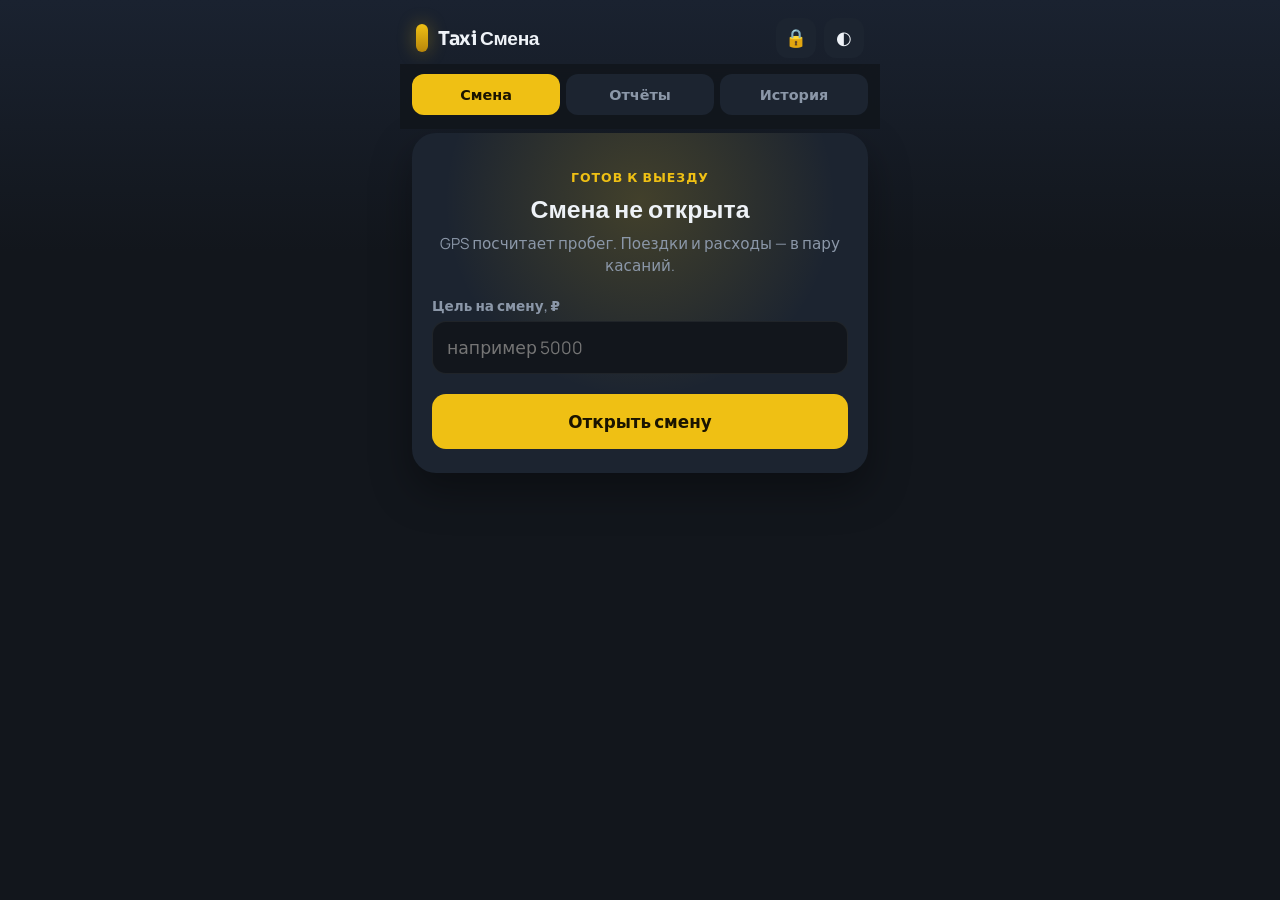
<file: index.html>
<!DOCTYPE html>
<html lang="ru" data-theme="dark">
<head>
  <meta charset="UTF-8">
  <meta name="viewport" content="width=device-width, initial-scale=1, maximum-scale=1, user-scalable=no, viewport-fit=cover">
  <meta name="theme-color" content="#12161c">
  <meta name="apple-mobile-web-app-capable" content="yes">
  <meta name="mobile-web-app-capable" content="yes">
  <title>Taxi Смена</title>
  <link rel="manifest" href="manifest.json">
  <link rel="icon" href="icons/icon-192.png">
  <link rel="apple-touch-icon" href="icons/icon-192.png">
  <link rel="stylesheet" href="css/styles.css">
</head>
<body>
  <div id="lock-screen" class="lock-screen hidden">
    <div class="lock-card">
      <p class="lock-kicker">Taxi Смена</p>
      <h2 id="lock-title">Введите пин-код</h2>
      <div id="lock-dots" class="lock-dots">
        <span></span><span></span><span></span><span></span>
      </div>
      <p id="lock-error" class="lock-error hidden">Неверный код</p>
      <div class="pin-pad" id="pin-pad">
        <button type="button" data-pin="1">1</button>
        <button type="button" data-pin="2">2</button>
        <button type="button" data-pin="3">3</button>
        <button type="button" data-pin="4">4</button>
        <button type="button" data-pin="5">5</button>
        <button type="button" data-pin="6">6</button>
        <button type="button" data-pin="7">7</button>
        <button type="button" data-pin="8">8</button>
        <button type="button" data-pin="9">9</button>
        <button type="button" data-pin="clear" class="pin-muted">C</button>
        <button type="button" data-pin="0">0</button>
        <button type="button" data-pin="ok" class="pin-ok">OK</button>
      </div>
    </div>
  </div>

  <div id="app">
    <header class="header">
      <div class="brand">
        <span class="brand-mark" aria-hidden="true"></span>
        <h1>Taxi Смена</h1>
      </div>
      <div class="header-actions">
        <div id="shift-badge" class="shift-badge hidden">В смене</div>
        <button id="btn-pin" class="icon-btn" type="button" aria-label="Пин-код" title="Пин-код">🔒</button>
        <button id="btn-theme" class="icon-btn" type="button" aria-label="Тема" title="Тема">◐</button>
      </div>
    </header>

    <nav class="tabs">
      <button class="tab active" data-tab="shift">Смена</button>
      <button class="tab" data-tab="reports">Отчёты</button>
      <button class="tab" data-tab="history">История</button>
    </nav>

    <main>
      <section id="tab-shift" class="tab-panel active">
        <div id="no-shift" class="idle-screen">
          <div class="idle-glow" aria-hidden="true"></div>
          <p class="idle-kicker">Готов к выезду</p>
          <h2 class="idle-title">Смена не открыта</h2>
          <p class="idle-text">GPS посчитает пробег. Поездки и расходы — в пару касаний.</p>
          <div class="goal-setup">
            <label for="goal-input">Цель на смену, ₽</label>
            <input type="number" id="goal-input" inputmode="numeric" min="0" step="100" placeholder="например 5000">
          </div>
          <button id="btn-start-shift" class="btn btn-primary btn-lg btn-block">Открыть смену</button>
        </div>

        <div id="active-shift" class="hidden">
          <div id="pause-banner" class="pause-banner hidden">Перерыв — GPS и время на паузе</div>

          <div class="hero-card">
            <div class="hero-label">Чистыми сейчас</div>
            <div id="live-net" class="hero-value">0 ₽</div>
            <div class="hero-sub">
              <span id="live-gross">0 ₽</span> всего
              <span class="dot">·</span>
              <span id="live-trips-count">0 поездок</span>
            </div>
            <div id="goal-block" class="goal-block hidden">
              <div class="goal-row">
                <span>Цель смены</span>
                <span id="goal-text">0 / 0 ₽</span>
              </div>
              <div class="goal-track"><div id="goal-fill" class="goal-fill"></div></div>
            </div>
          </div>

          <div class="stats-row">
            <div class="stat-chip">
              <span class="stat-label">Пробег</span>
              <span id="live-km" class="stat-value">0.0 км</span>
            </div>
            <div class="stat-chip">
              <span class="stat-label">Время</span>
              <span id="live-time" class="stat-value">0 мин</span>
            </div>
            <div class="stat-chip">
              <span class="stat-label">Комиссия</span>
              <span id="live-commission" class="stat-value">0 ₽</span>
            </div>
          </div>

          <div id="gps-status" class="gps-status">GPS: ожидание...</div>

          <div class="action-row">
            <button id="btn-open-trip" class="btn btn-primary action-btn" type="button">+ Поездка</button>
            <button id="btn-open-expense" class="btn btn-secondary action-btn" type="button">+ Расход</button>
          </div>

          <div class="action-row secondary-actions">
            <button id="btn-pause" class="btn btn-secondary action-btn" type="button">Перерыв</button>
            <button id="btn-show-map" class="btn btn-secondary action-btn" type="button">Карта</button>
          </div>

          <div class="card soft">
            <div class="card-head">
              <h2>Последние поездки</h2>
              <span id="trip-count" class="badge">0</span>
            </div>
            <ul id="trip-list" class="list"></ul>
          </div>

          <div class="card soft">
            <div class="card-head">
              <h2>Расходы</h2>
            </div>
            <ul id="expense-list" class="list"></ul>
          </div>

          <button id="btn-end-shift" class="btn btn-danger btn-block btn-lg" type="button">Закрыть смену</button>
        </div>

        <div id="shift-summary" class="summary-screen hidden">
          <p class="summary-kicker">Смена закрыта</p>
          <h2 class="summary-title">Итог смены</h2>
          <div id="summary-net" class="summary-net">0 ₽</div>
          <p class="summary-caption">чистыми</p>
          <div id="summary-grid" class="summary-grid"></div>
          <div id="summary-goal" class="summary-goal hidden"></div>
          <div class="card soft map-card">
            <h2>Маршрут смены</h2>
            <canvas id="summary-map" class="track-canvas" width="400" height="220"></canvas>
            <p id="summary-map-empty" class="empty-state hidden">Мало GPS-точек для карты</p>
          </div>
          <button id="btn-summary-done" class="btn btn-primary btn-block btn-lg" type="button">Готово</button>
        </div>
      </section>

      <section id="tab-reports" class="tab-panel">
        <div class="card">
          <h2>Период</h2>
          <div class="period-btns">
            <button class="period-btn active" data-period="today" type="button">Сегодня</button>
            <button class="period-btn" data-period="yesterday" type="button">Вчера</button>
            <button class="period-btn" data-period="week" type="button">Неделя</button>
            <button class="period-btn" data-period="month" type="button">Месяц</button>
            <button class="period-btn" data-period="custom" type="button">Свой</button>
          </div>
          <div id="custom-period" class="custom-period hidden">
            <label>С</label>
            <input type="date" id="period-from">
            <label>По</label>
            <input type="date" id="period-to">
            <button id="btn-apply-period" class="btn btn-secondary btn-block" type="button">Применить</button>
          </div>
        </div>
        <div id="report-content"></div>
      </section>

      <section id="tab-history" class="tab-panel">
        <div id="history-list" class="history-list"></div>
      </section>
    </main>
  </div>

  <div id="modal-trip" class="modal hidden" role="dialog" aria-modal="true">
    <div class="modal-backdrop" data-close="modal-trip"></div>
    <div class="modal-sheet">
      <div class="modal-handle"></div>
      <h2>Новая поездка</h2>
      <form id="trip-form">
        <label>Сумма, ₽</label>
        <input type="number" id="trip-amount" inputmode="decimal" min="1" step="1" placeholder="450" required>
        <div class="quick-amounts" id="quick-amounts">
          <button type="button" data-amount="150">150</button>
          <button type="button" data-amount="200">200</button>
          <button type="button" data-amount="250">250</button>
          <button type="button" data-amount="300">300</button>
          <button type="button" data-amount="500">500</button>
          <button type="button" data-amount="550">550</button>
        </div>
        <label>Способ оплаты</label>
        <div class="payment-btns">
          <label class="pay-btn"><input type="radio" name="payment" value="cash" checked><span>Нал</span></label>
          <label class="pay-btn"><input type="radio" name="payment" value="card"><span>Карта</span></label>
          <label class="pay-btn"><input type="radio" name="payment" value="app"><span>Прилож.</span></label>
        </div>
        <p class="hint">Комиссия: −30 ₽ с заказа</p>
        <div class="modal-actions">
          <button type="button" class="btn btn-secondary" data-close="modal-trip">Отмена</button>
          <button type="submit" class="btn btn-primary">Добавить</button>
        </div>
      </form>
    </div>
  </div>

  <div id="modal-expense" class="modal hidden" role="dialog" aria-modal="true">
    <div class="modal-backdrop" data-close="modal-expense"></div>
    <div class="modal-sheet">
      <div class="modal-handle"></div>
      <h2>Расход</h2>
      <form id="expense-form">
        <label>Категория</label>
        <div class="category-btns" id="expense-categories">
          <label class="cat-btn"><input type="radio" name="expense-cat" value="fuel" checked><span>Бензин</span></label>
          <label class="cat-btn"><input type="radio" name="expense-cat" value="wash"><span>Мойка</span></label>
          <label class="cat-btn"><input type="radio" name="expense-cat" value="food"><span>Еда</span></label>
          <label class="cat-btn"><input type="radio" name="expense-cat" value="parking"><span>Парковка</span></label>
          <label class="cat-btn"><input type="radio" name="expense-cat" value="other"><span>Прочее</span></label>
        </div>
        <label>Сумма, ₽</label>
        <input type="number" id="expense-amount" inputmode="decimal" min="1" step="1" placeholder="500" required>
        <label>Комментарий (необяз.)</label>
        <input type="text" id="expense-note" placeholder="АЗС Лукойл">
        <div class="modal-actions">
          <button type="button" class="btn btn-secondary" data-close="modal-expense">Отмена</button>
          <button type="submit" class="btn btn-primary">Добавить</button>
        </div>
      </form>
    </div>
  </div>

  <div id="modal-history" class="modal hidden" role="dialog" aria-modal="true">
    <div class="modal-backdrop" data-close="modal-history"></div>
    <div class="modal-sheet modal-sheet-tall">
      <div class="modal-handle"></div>
      <div id="history-detail"></div>
      <button type="button" class="btn btn-secondary btn-block" data-close="modal-history">Закрыть</button>
    </div>
  </div>

  <div id="modal-map" class="modal hidden" role="dialog" aria-modal="true">
    <div class="modal-backdrop" data-close="modal-map"></div>
    <div class="modal-sheet">
      <div class="modal-handle"></div>
      <h2>Маршрут смены</h2>
      <canvas id="live-map" class="track-canvas" width="400" height="260"></canvas>
      <p id="live-map-empty" class="empty-state hidden">Пока мало точек — поезжай, карта появится</p>
      <p class="hint">Карта без интернета: линия по GPS. На перерыве GPS не крутится — батарея отдыхает.</p>
      <button type="button" class="btn btn-secondary btn-block" data-close="modal-map">Закрыть</button>
    </div>
  </div>

  <div id="modal-pin" class="modal hidden" role="dialog" aria-modal="true">
    <div class="modal-backdrop" data-close="modal-pin"></div>
    <div class="modal-sheet">
      <div class="modal-handle"></div>
      <h2>Пин-код</h2>
      <p class="hint" id="pin-hint">4 цифры. Защита при открытии приложения.</p>
      <label>Новый пин-код</label>
      <input type="password" id="pin-new" inputmode="numeric" maxlength="4" placeholder="••••" pattern="[0-9]*">
      <label>Ещё раз</label>
      <input type="password" id="pin-confirm" inputmode="numeric" maxlength="4" placeholder="••••" pattern="[0-9]*">
      <div class="modal-actions">
        <button type="button" id="btn-pin-remove" class="btn btn-secondary">Снять</button>
        <button type="button" id="btn-pin-save" class="btn btn-primary">Сохранить</button>
      </div>
    </div>
  </div>

  <div id="toast" class="toast hidden"></div>

  <script src="js/db.js"></script>
  <script src="js/gps.js"></script>
  <script src="js/reports.js"></script>
  <script src="js/app.js"></script>
</body>
</html>
</file>
<file: css/styles.css>
@font-face {
  font-family: 'Manrope';
  font-style: normal;
  font-weight: 400;
  font-display: swap;
  src: url('fonts/manrope-latin-400-normal.woff2') format('woff2');
}
@font-face {
  font-family: 'Manrope';
  font-style: normal;
  font-weight: 600;
  font-display: swap;
  src: url('fonts/manrope-latin-600-normal.woff2') format('woff2');
}
@font-face {
  font-family: 'Manrope';
  font-style: normal;
  font-weight: 700;
  font-display: swap;
  src: url('fonts/manrope-latin-700-normal.woff2') format('woff2');
}
@font-face {
  font-family: 'Manrope';
  font-style: normal;
  font-weight: 800;
  font-display: swap;
  src: url('fonts/manrope-latin-800-normal.woff2') format('woff2');
}
@font-face {
  font-family: 'Sora';
  font-style: normal;
  font-weight: 600;
  font-display: swap;
  src: url('fonts/sora-latin-600-normal.woff2') format('woff2');
}
@font-face {
  font-family: 'Sora';
  font-style: normal;
  font-weight: 700;
  font-display: swap;
  src: url('fonts/sora-latin-700-normal.woff2') format('woff2');
}

*,
*::before,
*::after {
  box-sizing: border-box;
  margin: 0;
  padding: 0;
}

:root,
[data-theme='dark'] {
  --bg: #12161c;
  --bg-accent: #1a2230;
  --surface: #1c2430;
  --surface2: #2a3444;
  --text: #eef2f7;
  --muted: #8b97a8;
  --accent: #efc014;
  --accent-ink: #1a1400;
  --green: #3dd68c;
  --red: #ff6b6b;
  --blue: #5eb7ff;
  --line: rgba(255, 255, 255, 0.06);
  --shadow: 0 18px 40px rgba(0, 0, 0, 0.35);
  --hero-glow: radial-gradient(120% 80% at 10% 0%, rgba(239, 192, 20, 0.22), transparent 55%);
  --idle-glow: radial-gradient(circle at 50% 20%, rgba(239, 192, 20, 0.18), transparent 55%);
  --radius: 18px;
  --safe-bottom: env(safe-area-inset-bottom, 0px);
  --theme-color: #12161c;
}

[data-theme='light'] {
  --bg: #eef2f6;
  --bg-accent: #e3e9f0;
  --surface: #ffffff;
  --surface2: #e5ebf2;
  --text: #15202b;
  --muted: #5f6e7e;
  --accent: #c99600;
  --accent-ink: #1a1400;
  --green: #1f9d64;
  --red: #d64545;
  --blue: #2f7fd1;
  --line: rgba(21, 32, 43, 0.08);
  --shadow: 0 14px 34px rgba(30, 45, 60, 0.1);
  --hero-glow: radial-gradient(120% 80% at 10% 0%, rgba(201, 150, 0, 0.16), transparent 55%);
  --idle-glow: radial-gradient(circle at 50% 20%, rgba(201, 150, 0, 0.14), transparent 55%);
  --theme-color: #eef2f6;
}

html {
  font-size: 16px;
  -webkit-tap-highlight-color: transparent;
}

body {
  font-family: 'Manrope', system-ui, sans-serif;
  background:
    linear-gradient(180deg, var(--bg-accent) 0%, var(--bg) 28%, var(--bg) 100%);
  color: var(--text);
  min-height: 100dvh;
  padding-bottom: calc(20px + var(--safe-bottom));
  overscroll-behavior: none;
}

#app {
  max-width: 480px;
  margin: 0 auto;
}

.header {
  padding: 18px 16px 6px;
  display: flex;
  align-items: center;
  justify-content: space-between;
  gap: 12px;
}

.brand {
  display: flex;
  align-items: center;
  gap: 10px;
}

.brand-mark {
  width: 12px;
  height: 28px;
  border-radius: 999px;
  background: linear-gradient(180deg, var(--accent), #b8860b);
  box-shadow: 0 0 18px rgba(239, 192, 20, 0.35);
}

.header h1 {
  font-family: 'Sora', 'Manrope', sans-serif;
  font-size: 1.2rem;
  font-weight: 700;
  letter-spacing: -0.02em;
}

.header-actions {
  display: flex;
  align-items: center;
  gap: 8px;
}

.icon-btn {
  width: 40px;
  height: 40px;
  border: none;
  border-radius: 12px;
  background: var(--surface);
  color: var(--text);
  font-size: 1.1rem;
  cursor: pointer;
}

.shift-badge {
  background: var(--green);
  color: #062214;
  font-size: 0.72rem;
  font-weight: 700;
  padding: 6px 10px;
  border-radius: 999px;
  animation: pulse 2s infinite;
}

@keyframes pulse {
  0%, 100% { opacity: 1; }
  50% { opacity: 0.7; }
}

.tabs {
  display: flex;
  gap: 6px;
  padding: 10px 12px 14px;
  position: sticky;
  top: 0;
  background: color-mix(in srgb, var(--bg) 88%, transparent);
  backdrop-filter: blur(10px);
  z-index: 10;
}

.tab {
  flex: 1;
  padding: 11px 8px;
  border: none;
  border-radius: 12px;
  background: var(--surface);
  color: var(--muted);
  font-family: inherit;
  font-size: 0.9rem;
  font-weight: 700;
  cursor: pointer;
}

.tab.active {
  background: var(--accent);
  color: var(--accent-ink);
}

main {
  padding: 0 12px;
}

.tab-panel {
  display: none;
  animation: fadeIn 0.25s ease;
}

.tab-panel.active {
  display: block;
}

@keyframes fadeIn {
  from { opacity: 0; transform: translateY(6px); }
  to { opacity: 1; transform: none; }
}

.idle-screen {
  position: relative;
  overflow: hidden;
  text-align: center;
  background: var(--surface);
  border-radius: 24px;
  padding: 36px 20px 24px;
  box-shadow: var(--shadow);
  margin-top: 4px;
}

.idle-glow {
  position: absolute;
  inset: 0;
  background: var(--idle-glow);
  pointer-events: none;
}

.idle-kicker {
  position: relative;
  color: var(--accent);
  font-size: 0.78rem;
  font-weight: 700;
  letter-spacing: 0.08em;
  text-transform: uppercase;
  margin-bottom: 8px;
}

.idle-title {
  position: relative;
  font-family: 'Sora', sans-serif;
  font-size: 1.55rem;
  margin-bottom: 8px;
}

.idle-text {
  position: relative;
  color: var(--muted);
  font-size: 0.95rem;
  line-height: 1.45;
  margin-bottom: 20px;
}

.goal-setup {
  position: relative;
  text-align: left;
  margin-bottom: 8px;
}

.hero-card {
  position: relative;
  overflow: hidden;
  background: var(--surface);
  border-radius: 24px;
  padding: 22px 18px 18px;
  margin-bottom: 12px;
  box-shadow: var(--shadow);
}

.hero-card::before {
  content: '';
  position: absolute;
  inset: 0;
  background: var(--hero-glow);
  pointer-events: none;
}

.hero-label,
.hero-value,
.hero-sub,
.goal-block {
  position: relative;
}

.hero-label {
  color: var(--muted);
  font-size: 0.85rem;
  font-weight: 600;
}

.hero-value {
  font-family: 'Sora', sans-serif;
  font-size: 2.4rem;
  font-weight: 700;
  letter-spacing: -0.03em;
  margin: 4px 0 6px;
  color: var(--accent);
}

.hero-sub {
  color: var(--muted);
  font-size: 0.9rem;
}

.dot {
  margin: 0 4px;
}

.goal-block {
  margin-top: 16px;
}

.goal-row {
  display: flex;
  justify-content: space-between;
  font-size: 0.82rem;
  color: var(--muted);
  margin-bottom: 8px;
}

.goal-track {
  height: 10px;
  background: var(--surface2);
  border-radius: 999px;
  overflow: hidden;
}

.goal-fill {
  height: 100%;
  width: 0%;
  background: linear-gradient(90deg, var(--accent), #ffe27a);
  border-radius: 999px;
  transition: width 0.35s ease;
}

.stats-row {
  display: grid;
  grid-template-columns: repeat(3, 1fr);
  gap: 8px;
  margin-bottom: 10px;
}

.stat-chip {
  background: var(--surface);
  border-radius: 16px;
  padding: 12px 8px;
  text-align: center;
}

.stat-label {
  display: block;
  font-size: 0.72rem;
  color: var(--muted);
  margin-bottom: 4px;
}

.stat-value {
  font-size: 0.95rem;
  font-weight: 700;
}

.gps-status {
  text-align: center;
  font-size: 0.8rem;
  color: var(--muted);
  margin-bottom: 12px;
  padding: 8px 10px;
  border-radius: 12px;
  background: var(--surface);
}

.gps-status.active { color: var(--green); }
.gps-status.error { color: var(--red); }

.action-row {
  display: grid;
  grid-template-columns: 1.2fr 1fr;
  gap: 10px;
  margin-bottom: 14px;
}

.action-btn {
  margin: 0;
  min-height: 52px;
}

.card {
  background: var(--surface);
  border-radius: var(--radius);
  padding: 16px;
  margin-bottom: 12px;
}

.card.soft {
  box-shadow: none;
  border: 1px solid var(--line);
}

.card-head {
  display: flex;
  align-items: center;
  justify-content: space-between;
  margin-bottom: 8px;
}

.card h2 {
  font-size: 0.95rem;
  font-weight: 700;
}

.muted {
  color: var(--muted);
  margin-bottom: 12px;
}

.hint {
  color: var(--muted);
  font-size: 0.8rem;
  margin-top: 10px;
}

.btn {
  border: none;
  border-radius: 14px;
  padding: 13px 18px;
  font-family: inherit;
  font-size: 1rem;
  font-weight: 700;
  cursor: pointer;
  transition: transform 0.12s ease, opacity 0.15s;
}

.btn:active {
  transform: scale(0.98);
  opacity: 0.9;
}

.btn-primary {
  background: var(--accent);
  color: var(--accent-ink);
}

.btn-secondary {
  background: var(--surface2);
  color: var(--text);
}

.btn-danger {
  background: color-mix(in srgb, var(--red) 18%, var(--surface));
  color: var(--red);
  border: 1px solid color-mix(in srgb, var(--red) 35%, transparent);
}

.btn-lg {
  padding: 16px 22px;
  font-size: 1.05rem;
}

.btn-block {
  width: 100%;
  margin-top: 12px;
}

label {
  display: block;
  font-size: 0.85rem;
  color: var(--muted);
  margin: 12px 0 6px;
  font-weight: 600;
}

label:first-child {
  margin-top: 0;
}

input[type='number'],
input[type='text'],
input[type='date'],
select {
  width: 100%;
  padding: 14px;
  border: 1.5px solid var(--line);
  border-radius: 14px;
  background: var(--bg);
  color: var(--text);
  font-family: inherit;
  font-size: 1.08rem;
  outline: none;
}

input:focus,
select:focus {
  border-color: var(--accent);
}

.quick-amounts {
  display: grid;
  grid-template-columns: repeat(3, 1fr);
  gap: 8px;
  margin-top: 10px;
}

.quick-amounts button {
  border: none;
  border-radius: 12px;
  padding: 12px 8px;
  background: var(--surface2);
  color: var(--text);
  font-family: inherit;
  font-weight: 700;
  font-size: 0.95rem;
  cursor: pointer;
}

.quick-amounts button:active {
  background: var(--accent);
  color: var(--accent-ink);
}

.payment-btns,
.category-btns {
  display: flex;
  flex-wrap: wrap;
  gap: 8px;
}

.pay-btn,
.cat-btn {
  flex: 1 1 30%;
  margin: 0;
  cursor: pointer;
}

.pay-btn input,
.cat-btn input {
  display: none;
}

.pay-btn span,
.cat-btn span {
  display: block;
  text-align: center;
  padding: 12px 8px;
  border-radius: 12px;
  background: var(--surface2);
  color: var(--muted);
  font-weight: 700;
  font-size: 0.88rem;
}

.pay-btn input:checked + span,
.cat-btn input:checked + span {
  background: var(--accent);
  color: var(--accent-ink);
}

.badge {
  background: var(--surface2);
  color: var(--accent);
  font-size: 0.75rem;
  font-weight: 700;
  padding: 3px 8px;
  border-radius: 999px;
}

.list {
  list-style: none;
}

.list-item {
  display: flex;
  align-items: center;
  justify-content: space-between;
  gap: 8px;
  padding: 12px 0;
  border-bottom: 1px solid var(--line);
}

.list-item:last-child {
  border-bottom: none;
}

.list-item-info {
  flex: 1;
  min-width: 0;
}

.list-item-title {
  font-weight: 700;
}

.list-item-sub {
  font-size: 0.8rem;
  color: var(--muted);
  margin-top: 2px;
}

.list-item-amount {
  font-weight: 700;
  white-space: nowrap;
}

.list-item-amount.positive { color: var(--green); }
.list-item-amount.negative { color: var(--red); }

.btn-icon {
  background: none;
  border: none;
  color: var(--muted);
  font-size: 1.25rem;
  padding: 4px 8px;
  cursor: pointer;
}

.period-btns {
  display: flex;
  flex-wrap: wrap;
  gap: 8px;
}

.period-btn {
  padding: 8px 14px;
  border: none;
  border-radius: 999px;
  background: var(--surface2);
  color: var(--muted);
  font-family: inherit;
  font-size: 0.85rem;
  font-weight: 700;
  cursor: pointer;
}

.period-btn.active {
  background: var(--accent);
  color: var(--accent-ink);
}

.custom-period {
  margin-top: 12px;
}

.report-section h3 {
  font-size: 0.8rem;
  color: var(--muted);
  margin-bottom: 10px;
  text-transform: uppercase;
  letter-spacing: 0.06em;
}

.report-big {
  font-family: 'Sora', sans-serif;
  font-size: 2.1rem;
  font-weight: 700;
  color: var(--accent);
}

.report-grid {
  display: grid;
  grid-template-columns: 1fr 1fr;
  gap: 10px;
}

.report-item {
  background: var(--surface2);
  border-radius: 14px;
  padding: 12px;
}

.report-item-label {
  font-size: 0.75rem;
  color: var(--muted);
}

.report-item-value {
  font-size: 1.05rem;
  font-weight: 700;
  margin-top: 4px;
}

.report-item-value.green { color: var(--green); }
.report-item-value.red { color: var(--red); }

.daily-bar {
  display: flex;
  align-items: center;
  gap: 10px;
  padding: 8px 0;
  border-bottom: 1px solid var(--line);
}

.daily-bar:last-child { border-bottom: none; }

.daily-date {
  width: 70px;
  font-size: 0.8rem;
  color: var(--muted);
}

.daily-bar-track {
  flex: 1;
  height: 8px;
  background: var(--surface2);
  border-radius: 4px;
  overflow: hidden;
}

.daily-bar-fill {
  height: 100%;
  background: var(--accent);
  border-radius: 4px;
}

.daily-amount {
  width: 80px;
  text-align: right;
  font-size: 0.85rem;
  font-weight: 700;
}

.history-item {
  background: var(--surface);
  border-radius: var(--radius);
  padding: 16px;
  margin-bottom: 10px;
  cursor: pointer;
  border: 1px solid transparent;
  transition: border-color 0.15s;
}

.history-item:active {
  border-color: var(--accent);
}

.history-header {
  display: flex;
  justify-content: space-between;
  align-items: center;
  margin-bottom: 8px;
}

.history-date {
  font-weight: 700;
}

.history-status {
  font-size: 0.75rem;
  font-weight: 700;
  padding: 3px 8px;
  border-radius: 999px;
}

.history-status.active {
  background: var(--green);
  color: #062214;
}

.history-status.closed {
  background: var(--surface2);
  color: var(--muted);
}

.history-stats {
  display: flex;
  gap: 14px;
  font-size: 0.85rem;
  color: var(--muted);
}

.history-net {
  color: var(--accent);
  font-weight: 700;
  margin-left: auto;
}

.summary-screen {
  background: var(--surface);
  border-radius: 24px;
  padding: 28px 18px 20px;
  text-align: center;
  box-shadow: var(--shadow);
  animation: fadeIn 0.3s ease;
}

.summary-kicker {
  color: var(--green);
  font-size: 0.78rem;
  font-weight: 700;
  letter-spacing: 0.08em;
  text-transform: uppercase;
}

.summary-title {
  font-family: 'Sora', sans-serif;
  font-size: 1.4rem;
  margin: 8px 0 4px;
}

.summary-net {
  font-family: 'Sora', sans-serif;
  font-size: 2.6rem;
  font-weight: 700;
  color: var(--accent);
  letter-spacing: -0.03em;
}

.summary-caption {
  color: var(--muted);
  margin-bottom: 18px;
}

.summary-grid {
  display: grid;
  grid-template-columns: 1fr 1fr;
  gap: 10px;
  text-align: left;
  margin-bottom: 14px;
}

.summary-item {
  background: var(--surface2);
  border-radius: 14px;
  padding: 12px;
}

.summary-item span {
  display: block;
  font-size: 0.75rem;
  color: var(--muted);
}

.summary-item strong {
  display: block;
  margin-top: 4px;
  font-size: 1.05rem;
}

.summary-goal {
  background: color-mix(in srgb, var(--accent) 14%, var(--surface2));
  border-radius: 14px;
  padding: 12px;
  margin-bottom: 8px;
  font-weight: 700;
}

.modal {
  position: fixed;
  inset: 0;
  z-index: 50;
  display: flex;
  align-items: flex-end;
  justify-content: center;
}

.modal-backdrop {
  position: absolute;
  inset: 0;
  background: rgba(0, 0, 0, 0.5);
  animation: fadeIn 0.2s ease;
}

.modal-sheet {
  position: relative;
  width: min(480px, 100%);
  max-height: 92dvh;
  overflow: auto;
  background: var(--surface);
  border-radius: 24px 24px 0 0;
  padding: 10px 18px calc(18px + var(--safe-bottom));
  box-shadow: var(--shadow);
  animation: sheetUp 0.25s ease;
}

.modal-sheet-tall {
  max-height: 88dvh;
}

@keyframes sheetUp {
  from { transform: translateY(24px); opacity: 0.6; }
  to { transform: none; opacity: 1; }
}

.modal-handle {
  width: 42px;
  height: 4px;
  border-radius: 999px;
  background: var(--surface2);
  margin: 4px auto 14px;
}

.modal-sheet h2 {
  font-family: 'Sora', sans-serif;
  font-size: 1.2rem;
  margin-bottom: 8px;
}

.modal-actions {
  display: grid;
  grid-template-columns: 1fr 1.2fr;
  gap: 10px;
  margin-top: 18px;
}

.modal-actions .btn {
  margin: 0;
}

.toast {
  position: fixed;
  bottom: calc(24px + var(--safe-bottom));
  left: 50%;
  transform: translateX(-50%);
  background: var(--text);
  color: var(--bg);
  padding: 12px 22px;
  border-radius: 14px;
  font-size: 0.9rem;
  font-weight: 700;
  z-index: 100;
  box-shadow: var(--shadow);
}

.hidden {
  display: none !important;
}

.empty-state {
  text-align: center;
  color: var(--muted);
  padding: 20px 12px;
  font-size: 0.9rem;
}

.detail-net {
  font-family: 'Sora', sans-serif;
  font-size: 2rem;
  font-weight: 700;
  color: var(--accent);
  margin: 4px 0 14px;
}

.detail-meta {
  color: var(--muted);
  font-size: 0.9rem;
  margin-bottom: 14px;
}

@media (max-width: 360px) {
  .stats-row,
  .report-grid,
  .summary-grid {
    grid-template-columns: 1fr;
  }

  .hero-value {
    font-size: 2rem;
  }

  .action-row {
    grid-template-columns: 1fr;
  }
}

/* --- lock / pause / map --- */
.lock-screen {
  position: fixed;
  inset: 0;
  z-index: 200;
  display: flex;
  align-items: center;
  justify-content: center;
  padding: 20px;
  background:
    radial-gradient(circle at 50% 20%, rgba(239, 192, 20, 0.16), transparent 50%),
    var(--bg);
}

.lock-card {
  width: min(360px, 100%);
  background: var(--surface);
  border-radius: 24px;
  padding: 28px 20px 22px;
  text-align: center;
  box-shadow: var(--shadow);
}

.lock-kicker {
  color: var(--accent);
  font-size: 0.75rem;
  font-weight: 700;
  letter-spacing: 0.08em;
  text-transform: uppercase;
}

.lock-card h2 {
  font-family: 'Sora', sans-serif;
  font-size: 1.25rem;
  margin: 8px 0 18px;
}

.lock-dots {
  display: flex;
  justify-content: center;
  gap: 12px;
  margin-bottom: 12px;
}

.lock-dots span {
  width: 12px;
  height: 12px;
  border-radius: 50%;
  border: 2px solid var(--muted);
}

.lock-dots span.filled {
  background: var(--accent);
  border-color: var(--accent);
}

.lock-error {
  color: var(--red);
  font-size: 0.85rem;
  font-weight: 700;
  margin-bottom: 8px;
}

.pin-pad {
  display: grid;
  grid-template-columns: repeat(3, 1fr);
  gap: 10px;
  margin-top: 12px;
}

.pin-pad button {
  height: 56px;
  border: none;
  border-radius: 16px;
  background: var(--surface2);
  color: var(--text);
  font-family: inherit;
  font-size: 1.25rem;
  font-weight: 700;
  cursor: pointer;
}

.pin-pad button:active {
  transform: scale(0.97);
}

.pin-pad .pin-ok {
  background: var(--accent);
  color: var(--accent-ink);
}

.pin-pad .pin-muted {
  color: var(--muted);
}

.pause-banner {
  background: color-mix(in srgb, var(--blue) 18%, var(--surface));
  color: var(--blue);
  border: 1px solid color-mix(in srgb, var(--blue) 35%, transparent);
  border-radius: 14px;
  padding: 10px 12px;
  text-align: center;
  font-size: 0.88rem;
  font-weight: 700;
  margin-bottom: 10px;
}

.shift-badge.paused {
  background: var(--blue);
  color: #041018;
  animation: none;
}

.secondary-actions {
  margin-bottom: 14px;
}

.track-canvas {
  width: 100%;
  height: auto;
  border-radius: 14px;
  display: block;
  background: var(--surface2);
}

.map-card h2 {
  margin-bottom: 10px;
}
</file>
